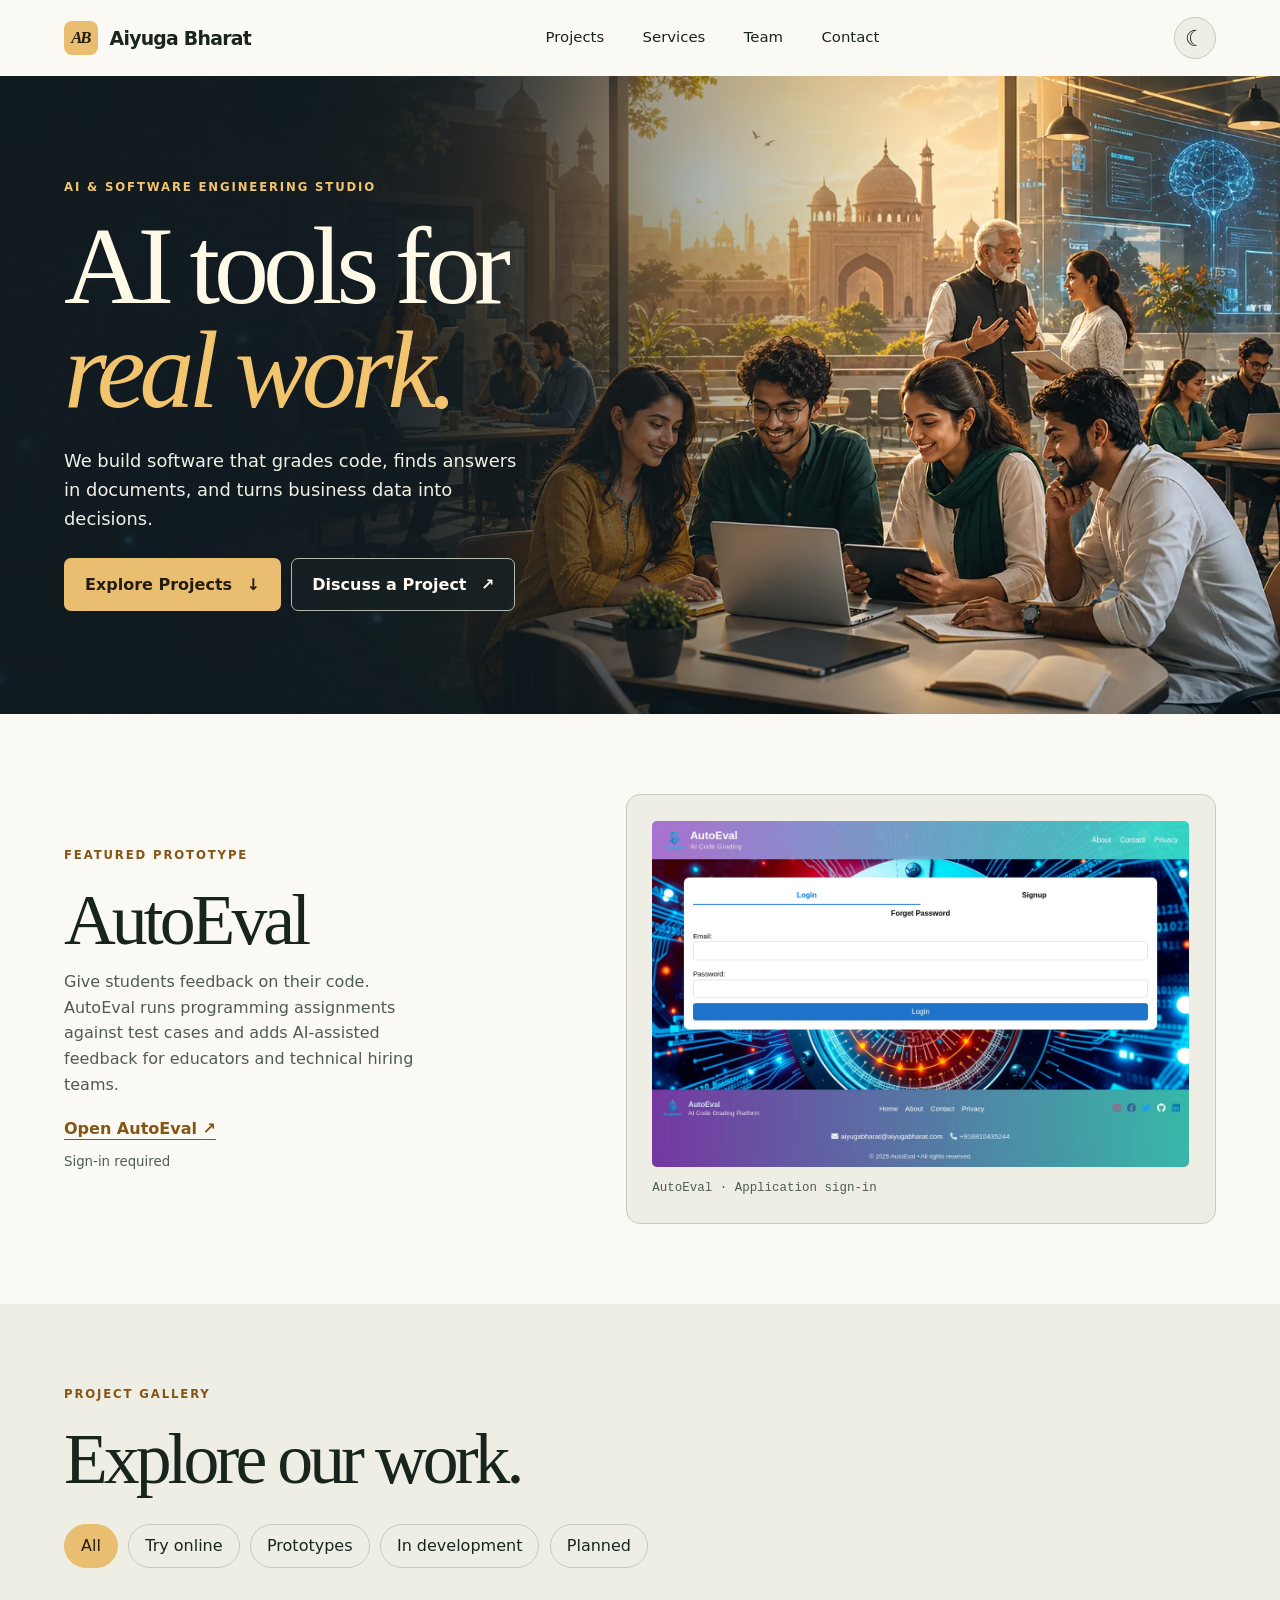
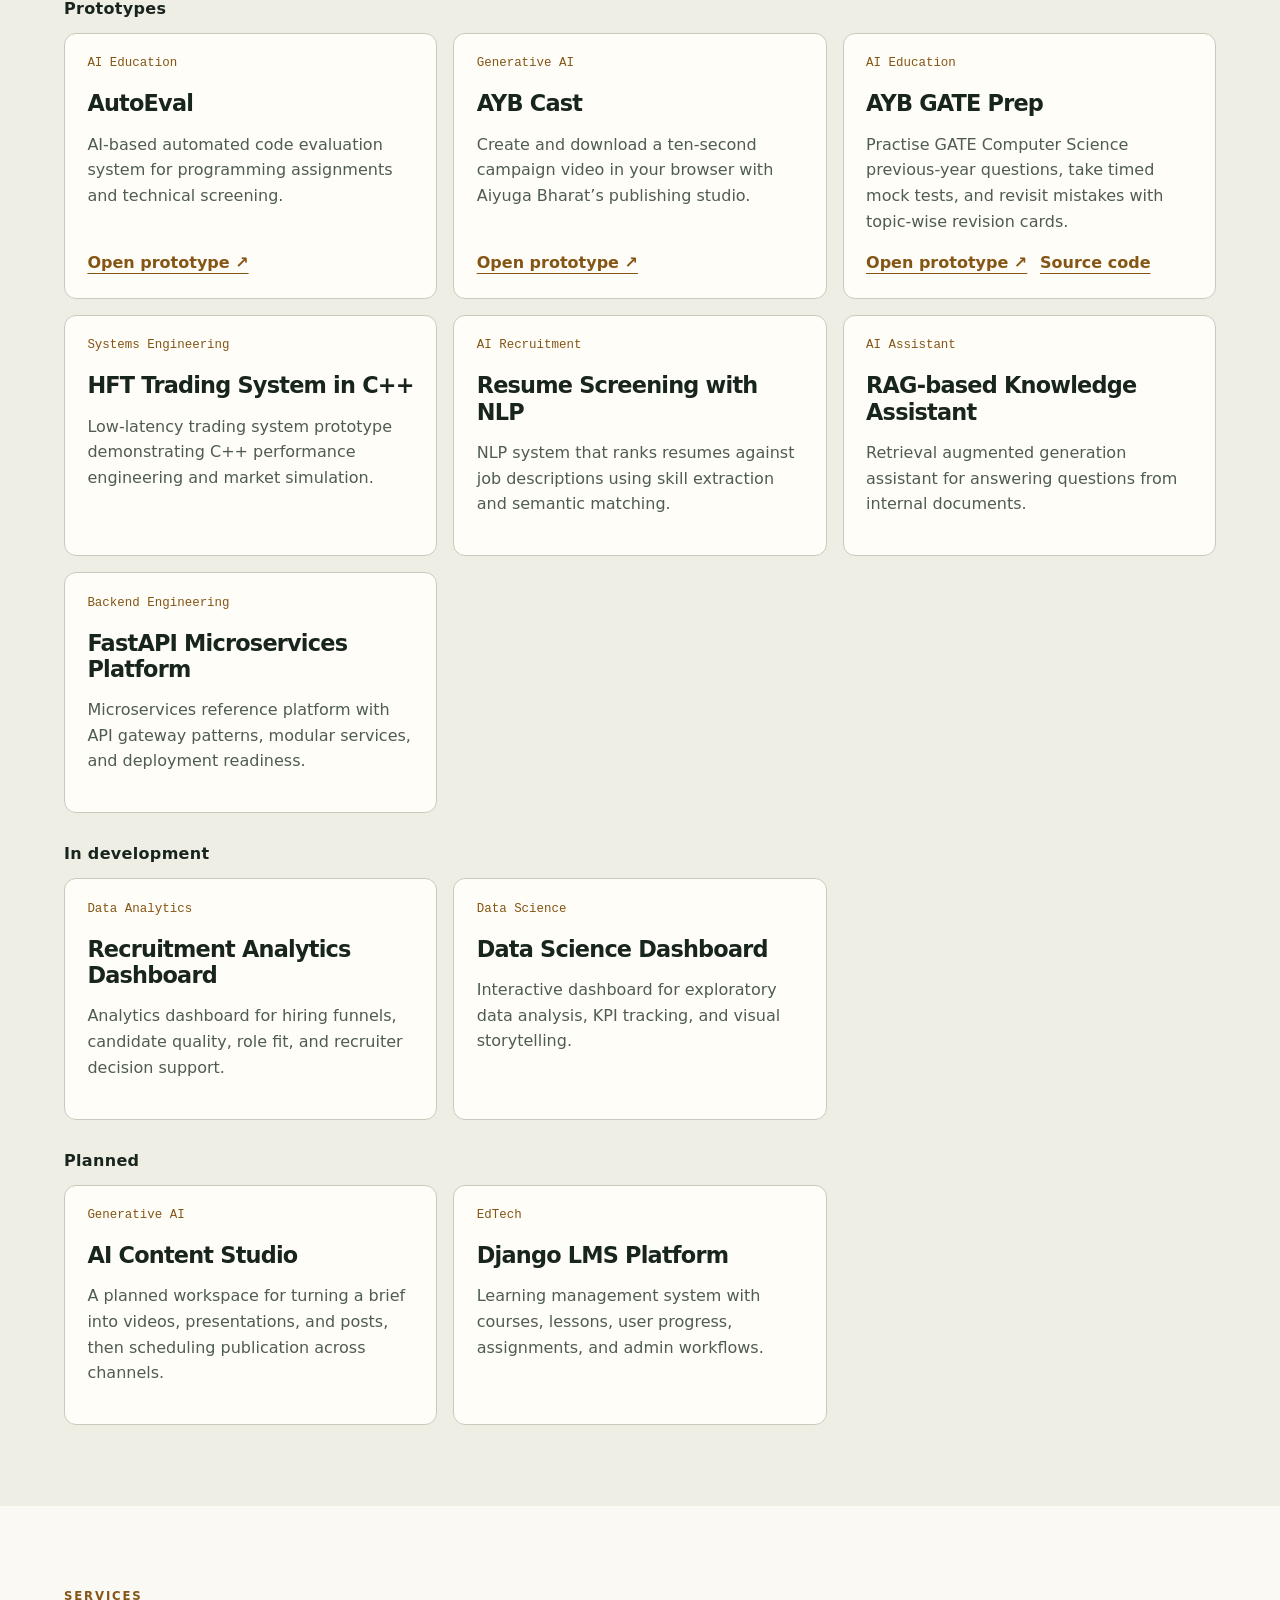
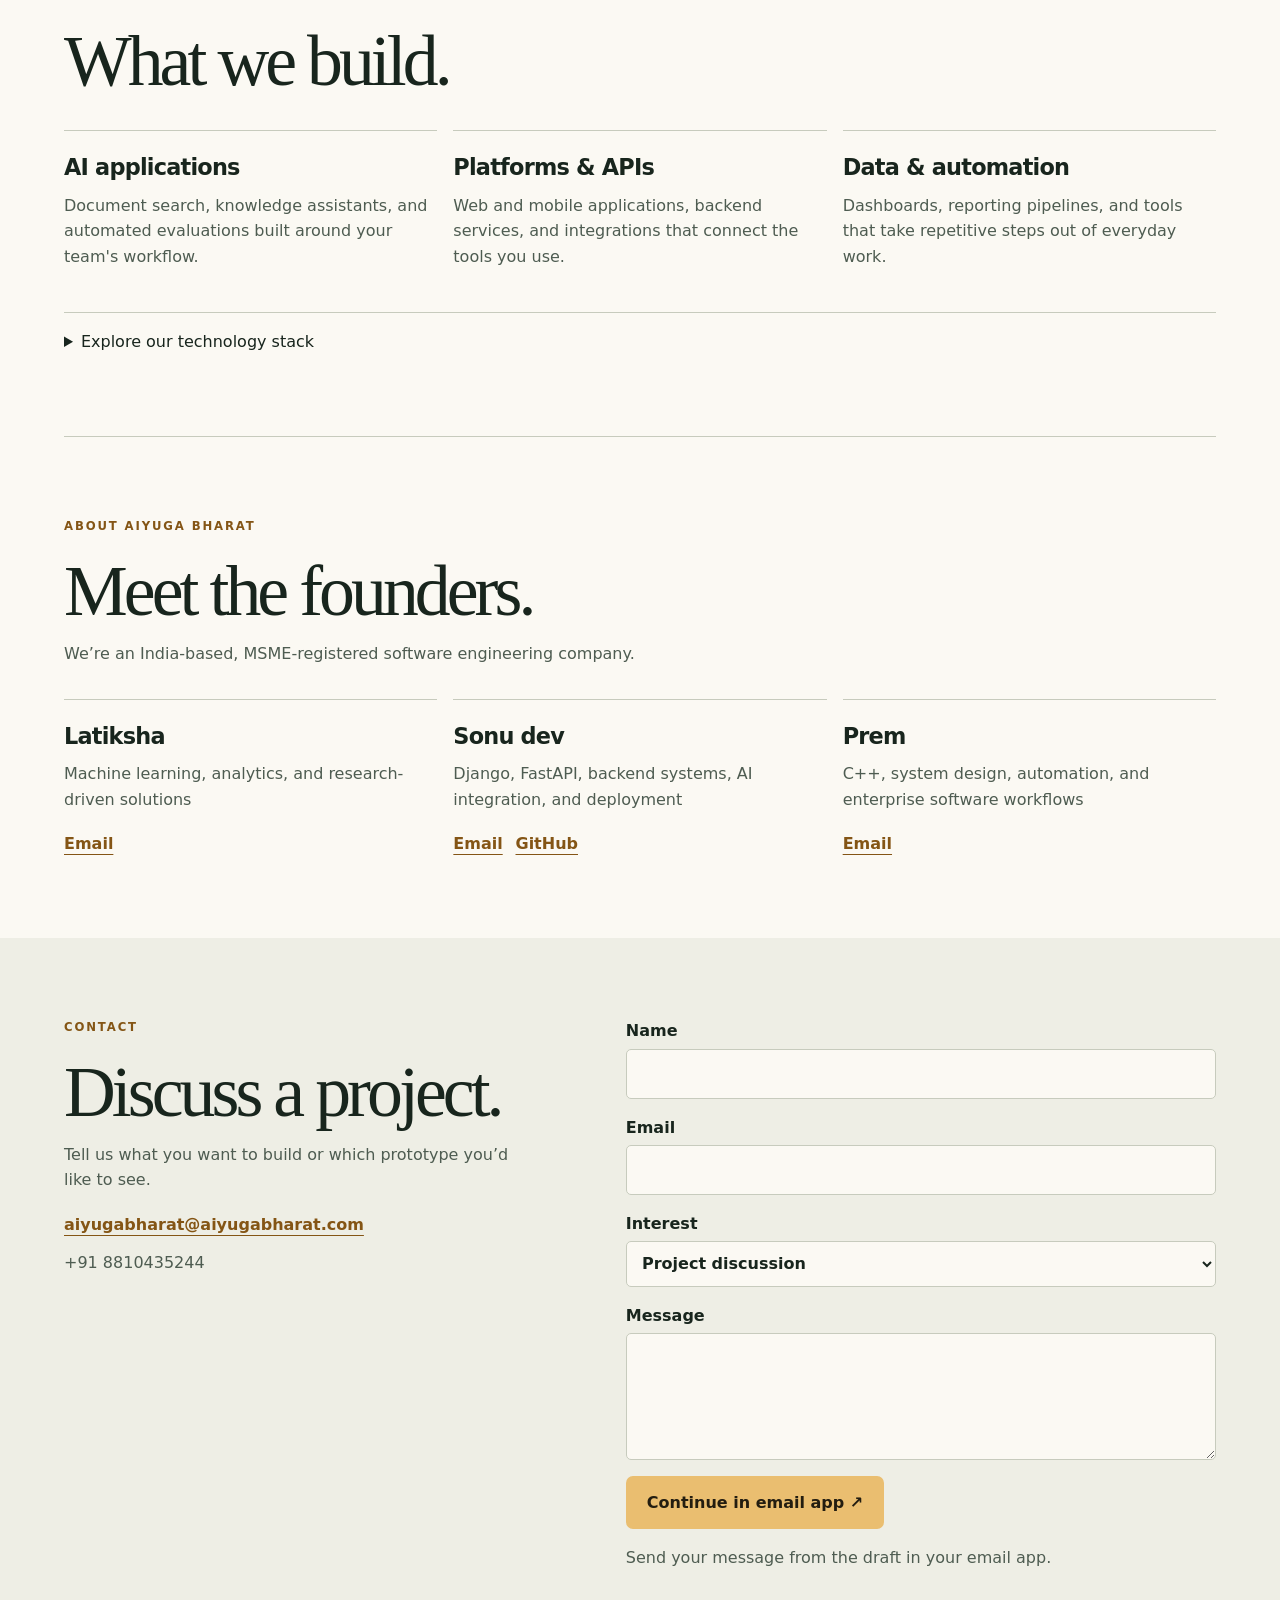
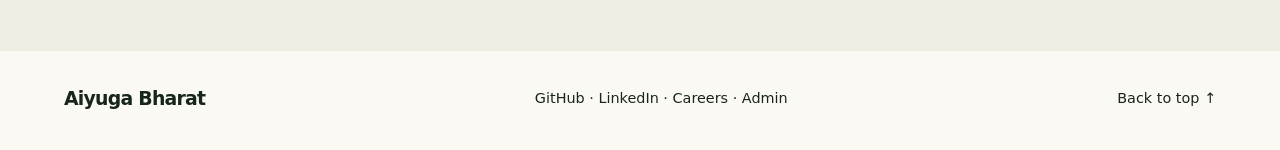
<file: index.html>
<!doctype html>
<html lang="en" data-theme="dark">
<head>
  <meta charset="utf-8">
  <meta name="viewport" content="width=device-width, initial-scale=1">
  <title>Aiyuga Bharat | AI &amp; Software Engineering Company</title>
  <meta name="description" content="Aiyuga Bharat is an AI-driven software engineering company building scalable digital products, backend systems, intelligent platforms, and modern technology solutions.">
  <meta name="keywords" content="Aiyuga Bharat, AI, software engineering, backend development, FastAPI, Django, machine learning, cloud solutions, technology company">
  <meta name="author" content="Aiyuga Bharat">
  <meta property="og:title" content="Aiyuga Bharat | Intelligent Digital Solutions">
  <meta property="og:description" content="Building AI-powered software systems, scalable digital products, and modern engineering solutions.">
  <meta property="og:type" content="website">
  <meta property="og:url" content="https://aiyugabharat.com/">
  <meta property="og:site_name" content="Aiyuga Bharat">
  <meta name="twitter:card" content="summary_large_image">
  <meta name="twitter:title" content="Aiyuga Bharat">
  <meta name="twitter:description" content="AI-powered software engineering and intelligent digital solutions.">
  <link rel="canonical" href="https://aiyugabharat.com/">
  <link rel="stylesheet" href="style.css">
  <script type="application/ld+json">
  {
    "@context": "https://schema.org",
    "@type": "Organization",
    "name": "Aiyuga Bharat",
    "url": "https://aiyugabharat.com/",
    "description": "AI-driven software engineering and digital innovation company.",
    "sameAs": ["https://github.com/sonudev2002/aiyugabharat"]
  }
  </script>
</head>
<body>
<a class="skip" href="#main">Skip to content</a>
<header class="shell mast">
  <a class="brand" href="#home"><b aria-hidden="true">AB</b> Aiyuga Bharat</a>
  <nav aria-label="Main"><a href="#projects">Projects</a><a href="#services">Services</a><a href="#about">Team</a><a href="#contact">Contact</a></nav>
  <button class="theme" type="button" aria-label="Switch to light theme">☼</button>
</header>
<main id="main">
  <section class="hero" id="home">
    <div class="shell"><div class="hero-copy">
      <p class="kicker">AI &amp; software engineering studio</p>
      <h1>AI tools for<br><em>real work.</em></h1>
      <p>We build software that grades code, finds answers in documents, and turns business data into decisions.</p>
      <div class="actions"><a class="button" href="#projects">Explore Projects <span aria-hidden="true">↓</span></a><a class="button ghost" href="#contact">Discuss a Project <span aria-hidden="true">↗</span></a></div>
    </div></div>
  </section>
  <section class="shell section feature" aria-labelledby="feature-title">
    <div class="feature-text"><p class="kicker">Featured prototype</p><h2 id="feature-title">AutoEval</h2>
      <p>Give students feedback on their code. AutoEval runs programming assignments against test cases and adds AI-assisted feedback for educators and technical hiring teams.</p>
      <a class="text-link" href="https://autoeval.aiyugabharat.com/">Open AutoEval <span aria-hidden="true">↗</span></a><small>Sign-in required</small>
    </div>
    <figure><img src="assets/autoeval.webp" width="1180" height="760" alt="AutoEval sign-in screen" loading="lazy"><figcaption>AutoEval · Application sign-in</figcaption></figure>
  </section>
  <section id="projects" class="band"><div class="shell section">
    <p class="kicker">Project gallery</p><h2>Explore our work.</h2>
    <div class="filters" aria-label="Filter projects" role="group" id="filters"></div>
    <p id="results" class="sr" role="status"></p><div id="gallery"></div>
    <noscript>Enable JavaScript to browse the full catalog, or open the featured AutoEval prototype above.</noscript>
  </div></section>
  <section class="shell section" id="services"><p class="kicker">Services</p><h2>What we build.</h2>
    <div class="columns"><article><h3>AI applications</h3><p>Document search, knowledge assistants, and automated evaluations built around your team's workflow.</p></article>
    <article><h3>Platforms &amp; APIs</h3><p>Web and mobile applications, backend services, and integrations that connect the tools you use.</p></article>
    <article><h3>Data &amp; automation</h3><p>Dashboards, reporting pipelines, and tools that take repetitive steps out of everyday work.</p></article></div>
    <details id="technology"><summary>Explore our technology stack</summary><p>Python, C++, JavaScript, Django, FastAPI, Flask, PostgreSQL, Redis, Docker, TensorFlow, PyTorch, and retrieval-augmented generation.</p></details>
  </section>
  <section class="shell section team" id="about"><p class="kicker">About Aiyuga Bharat</p><h2>Meet the founders.</h2><p>We’re an India-based, MSME-registered software engineering company.</p><div class="columns" id="team"></div></section>
  <section class="band" id="contact"><div class="shell section contact"><div><p class="kicker">Contact</p><h2>Discuss a project.</h2><p>Tell us what you want to build or which prototype you’d like to see.</p><a class="text-link" href="mailto:aiyugabharat@aiyugabharat.com">aiyugabharat@aiyugabharat.com</a><p><a href="tel:+918810435244">+91 8810435244</a></p></div>
    <form id="inquiry" hidden><label>Name<input name="name" autocomplete="name" required></label><label>Email<input type="email" name="email" autocomplete="email" required></label>
    <label>Interest<select name="interest"><option>Project discussion</option><option>Demo request</option><option>Partnership</option><option>Career inquiry</option></select></label>
    <label>Message<textarea name="message" rows="4" required></textarea></label><button class="button" type="submit">Continue in email app ↗</button><p id="delivery" role="status">Send your message from the draft in your email app.</p></form>
  </div></section>
</main>
<footer class="shell"><a class="brand" href="#home">Aiyuga Bharat</a><div><a href="https://github.com/sonudev2002/aiyugabharat">GitHub</a> · <a href="https://www.linkedin.com/company/aiyugabharat/">LinkedIn</a> · <a href="mailto:hr@aiyugabharat.com">Careers</a> · <a href="admin.html">Admin</a></div><a href="#home">Back to top ↑</a></footer>
<script src="script.js" defer></script></body></html>
</file>
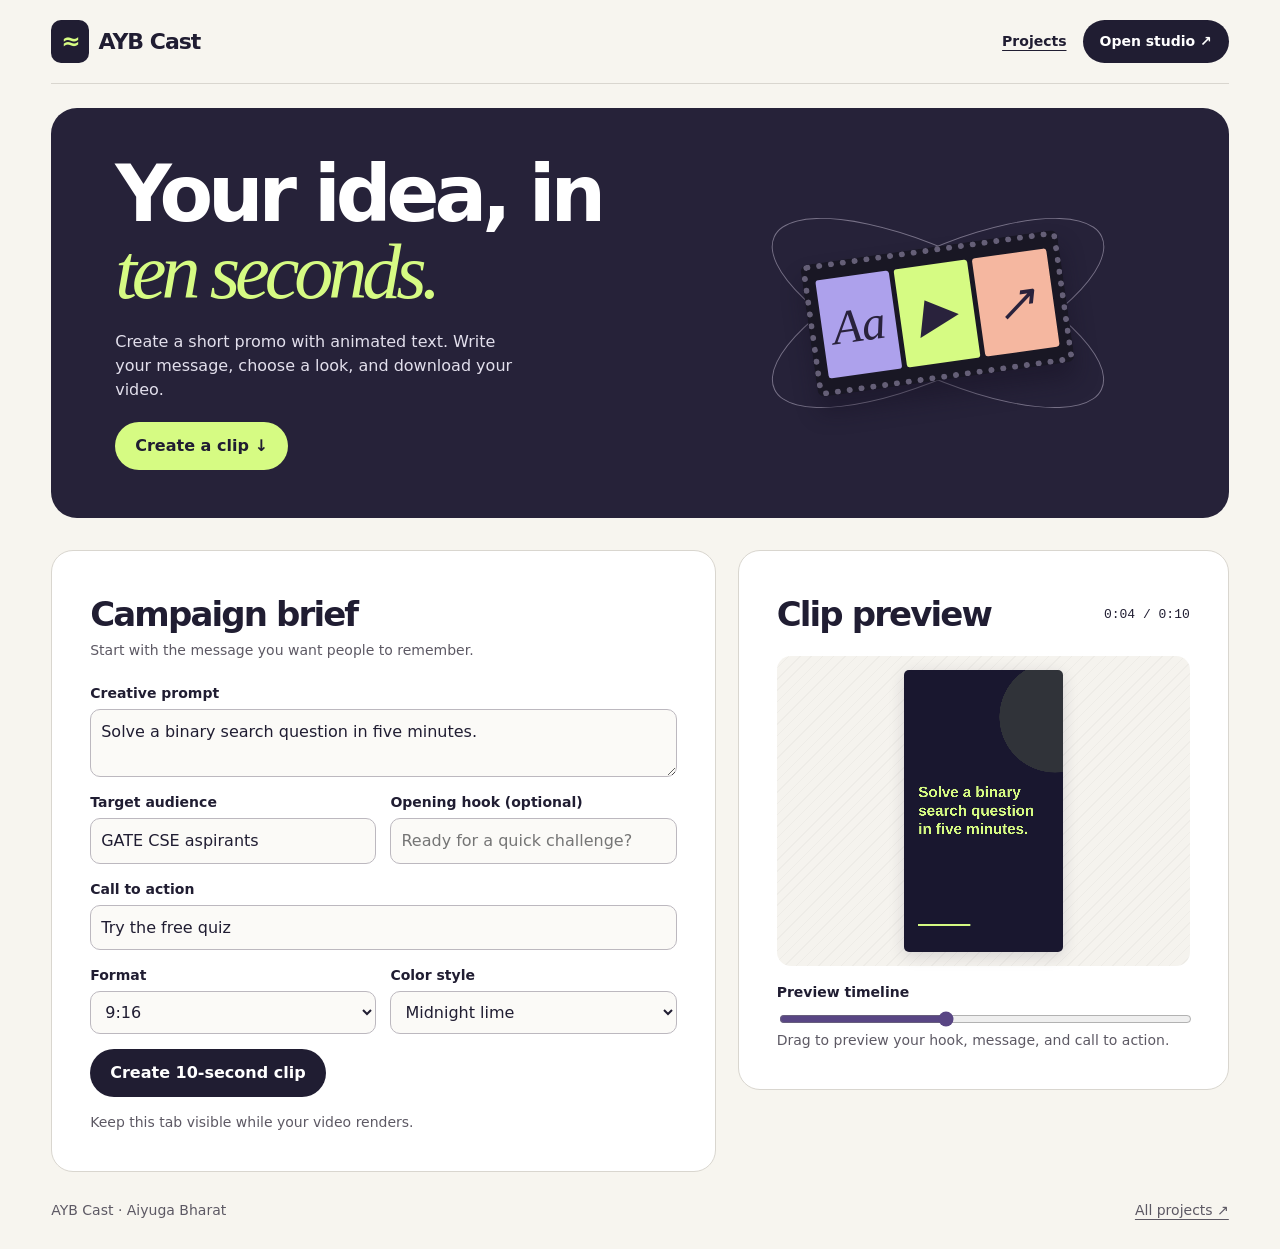
<file: ayb-cast/index.html>
<!doctype html>
<html lang="en">
<head>
<meta charset="utf-8">
<meta name="viewport" content="width=device-width,initial-scale=1">
<meta name="theme-color" content="#201d32">
<title>AYB Cast · Campaign video studio</title>
<style>
* {box-sizing:border-box}
:root {--ink:#201d32;--paper:#f7f5ef;--lime:#d6fb83;--line:#d9d6cf;--muted:#5d5964}
body {margin:0;background:var(--paper);color:var(--ink);font:16px/1.5 "DM Sans",system-ui,sans-serif}
header,main,footer {width:min(1190px,92%);margin:auto}
header,nav,.brand,.sectionhead,.actions,footer {display:flex;align-items:center;gap:16px}
header {justify-content:space-between;padding:20px 0;border-bottom:1px solid var(--line)}
a {color:inherit;text-underline-offset:4px}
.brand {font-size:22px;font-weight:800;text-decoration:none;letter-spacing:-1px;gap:9px}
.mark {background:var(--ink);color:var(--lime);border-radius:10px;padding:4px 10px;font-size:23px}
nav a {font-size:14px;font-weight:650}.studio {background:var(--ink);color:white;padding:11px 17px;border-radius:30px;text-decoration:none}
.hero {padding:48px clamp(22px,5vw,74px);margin:24px 0 32px;background:#262239;color:#fff;border-radius:26px;display:grid;grid-template-columns:1.25fr 1fr;align-items:center;gap:28px;overflow:hidden}
h1,h2,p {margin:0}h1 {font-size:clamp(46px,6.1vw,86px);line-height:.98;letter-spacing:-.065em;font-weight:740;max-width:12ch}
h1 em {font-family:Georgia,serif;color:var(--lime);font-weight:400}
.hero p {color:#e2dfec;max-width:41ch;margin:20px 0}
.cta,button {display:inline-flex;align-items:center;justify-content:center;background:var(--lime);color:var(--ink);font:inherit;font-weight:720;border:0;border-radius:24px;padding:12px 20px;text-decoration:none;cursor:pointer}
.art {display:grid;place-items:center;position:relative;isolation:isolate;min-height:190px}.art:before,.art:after {content:"";position:absolute;border:1px solid #777187;border-radius:50%;width:min(100%,360px);height:64%;transform:rotate(-25deg);z-index:-1}.art:after {transform:rotate(25deg)}
.film {display:flex;align-items:center;gap:5px;transform:rotate(-8deg);background:#191724;border:6px dotted #655f77;padding:11px 7px;border-radius:7px;box-shadow:0 16px 22px #13102166}
.frame {display:grid;place-items:center;width:clamp(58px,5.8vw,84px);aspect-ratio:3/4;background:#ada1ec;color:#29223c;font:italic 48px Georgia;border-radius:3px}
.frame:nth-child(2){background:var(--lime)}.frame:nth-child(3){background:#f5b7a0}
.workspace {display:grid;grid-template-columns:minmax(0,1.15fr) minmax(0,.85fr);gap:22px;align-items:start}
.panel {background:#fff;border:1px solid var(--line);border-radius:22px;padding:clamp(20px,3vw,38px)}
h2 {font-size:clamp(24px,3vw,34px);letter-spacing:-.055em}.panel>p,.hint {color:var(--muted);font-size:14px}
form {display:grid;gap:15px;margin-top:22px}.pair {display:grid;grid-template-columns:1fr 1fr;gap:14px}
label {display:grid;gap:5px;font-weight:650;font-size:14px}
input,textarea,select {width:100%;min-width:0;line-height:1.45;font-family:inherit;font-size:16px;background:#fbfaf7;color:var(--ink);border:1px solid #bcb8bf;border-radius:10px;padding:10px}
textarea {resize:vertical}button {background:var(--ink);color:white}button:disabled {opacity:.6;cursor:wait}
a:focus-visible,button:focus-visible,input:focus-visible,textarea:focus-visible,select:focus-visible {outline:3px solid #7860c4;outline-offset:3px}
.sectionhead {justify-content:space-between;margin-bottom:16px}.time {font:13px monospace;white-space:nowrap}
.stage {display:grid;place-items:center;height:310px;border-radius:14px;background:repeating-linear-gradient(135deg,#eeece7 0 1px,#f5f3ee 1px 8px);padding:14px}
canvas {max-width:100%;max-height:100%;width:auto;height:auto;min-height:0;min-width:0;border-radius:5px;box-shadow:0 4px 16px #211d3326}
.scrub {margin-top:16px}.scrub input {padding:0;accent-color:#594684}video {width:100%;max-height:360px;background:#161420;border-radius:12px}
#clipMessage:not(:empty),#clipOutput {margin-top:14px}footer {justify-content:space-between;padding:28px 0;color:var(--muted);font-size:14px}
@media(max-width:740px){.workspace {grid-template-columns:1fr}.hero {padding:28px;grid-template-columns:1fr}.art {display:none}.hero h1 {max-width:14ch}nav .projects {display:none}.pair {grid-template-columns:1fr}.stage {height:260px}header {padding:14px 0}.studio {padding:10px 12px}}
</style></head>
<body><header><a class="brand" href="./"><span class="mark" aria-hidden="true">≈</span> AYB Cast</a><nav aria-label="Main"><a class="projects" href="/#projects">Projects</a><a class="studio" href="https://cast.aiyugabharat.com">Open studio ↗</a></nav></header>
<main><section class="hero"><div><h1>Your idea, in <em>ten seconds.</em></h1><p>Create a short promo with animated text. Write your message, choose a look, and download your video.</p><a class="cta" href="#composer">Create a clip ↓</a></div><div class="art" aria-hidden="true"><div class="film"><span class="frame">Aa</span><span class="frame">▶</span><span class="frame">↗</span></div></div></section>
<div class="workspace"><section class="panel" id="composer"><h2>Campaign brief</h2><p>Start with the message you want people to remember.</p>
<form id="clipForm"><label>Creative prompt<textarea required id="idea" maxlength="900" rows="2">Solve a binary search question in five minutes.</textarea></label>
<div class="pair"><label>Target audience<input required id="audience" maxlength="120" value="GATE CSE aspirants"></label><label>Opening hook (optional)<input id="hook" maxlength="90" placeholder="Ready for a quick challenge?"></label></div>
<label>Call to action<input required id="cta" maxlength="90" value="Try the free quiz"></label>
<div class="pair"><label>Format<select id="ratio"><option>9:16</option><option>16:9</option><option>1:1</option></select></label><label>Color style<select id="palette"><option>Midnight lime</option><option>Ocean blue</option><option>Plum rose</option></select></label></div>
<div class="actions"><button id="createClip">Create 10-second clip</button></div><p class="hint">Keep this tab visible while your video renders.</p></form>
<p id="clipMessage" role="status"></p><div id="clipOutput" hidden><video controls playsinline id="clipPlayer"></video><a id="downloadClip" download>Download video ↓</a></div></section>
<section class="panel"><div class="sectionhead"><h2>Clip preview</h2><output class="time" id="time" for="position">0:04 / 0:10</output></div><div class="stage"><canvas id="preview" aria-label="Preview of your animated text card"></canvas></div><label class="scrub">Preview timeline<input id="position" type="range" min="0" max="10" step=".1" value="4"></label><p class="hint">Drag to preview your hook, message, and call to action.</p></section></div></main>
<footer><span>AYB Cast · Aiyuga Bharat</span><a href="/#projects">All projects ↗</a></footer>
<script src="./demo.js"></script>
<script>
function refreshPreview() {
  const brief = Object.fromEntries(['idea','hook','audience','cta','palette','ratio'].map(id => [id, document.getElementById(id).value.trim()]));
  const canvas = document.getElementById('preview');
  [canvas.width, canvas.height] = brief.ratio === '9:16' ? [720,1280] : brief.ratio === '16:9' ? [1280,720] : [720,720];
  const seconds = Number(document.getElementById('position').value);
  drawCard(canvas.getContext('2d'), canvas.width, canvas.height, brief, seconds);
  document.getElementById('time').textContent = '0:' + String(Math.floor(seconds)).padStart(2,'0') + ' / 0:10';
}
document.getElementById('clipForm').addEventListener('input', refreshPreview);
document.getElementById('position').addEventListener('input', refreshPreview);
refreshPreview();
</script></body></html>
</file>
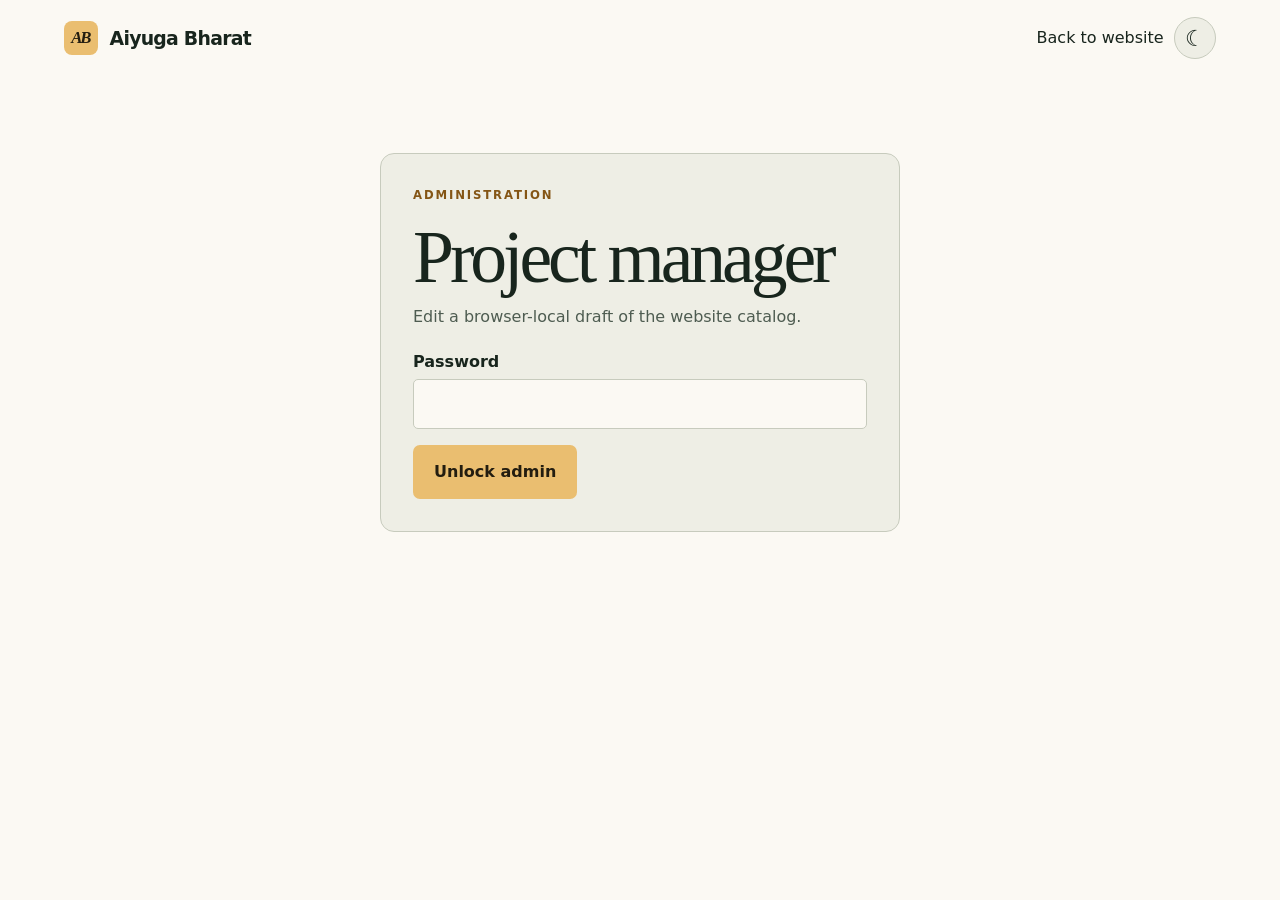
<file: admin.html>
<!doctype html>
<html lang="en" data-theme="dark"><head><meta charset="utf-8"><meta name="viewport" content="width=device-width,initial-scale=1"><meta name="robots" content="noindex"><title>Aiyuga Bharat Admin | Project Manager</title><link rel="stylesheet" href="style.css"><link rel="stylesheet" href="admin.css"></head><body>
<header class="mast shell"><a class="brand" href="index.html"><b>AB</b> Aiyuga Bharat</a><div class="actions"><a href="index.html">Back to website</a><button class="theme" aria-label="Switch theme">☼</button></div></header>
<main class="shell">
<section id="login" class="panel login"><p class="kicker">Administration</p><h1>Project manager</h1><p>Edit a browser-local draft of the website catalog.</p><form id="unlock"><label>Password<input type="password" autocomplete="current-password" required></label><button class="button">Unlock admin</button></form></section>
<p id="notice" role="status"></p>
<section id="workspace" hidden><div class="toolbar"><div><p class="kicker">Administration</p><h1>Project catalog</h1></div><button id="lock">Lock workspace</button></div>
<p>Changes are saved in this browser. To publish, export the catalog and update the website’s projects.json file.</p>
<div class="actions"><button id="add" class="button">Add project</button><button id="export">Export JSON</button><button id="import">Import JSON</button><input id="file" type="file" accept=".json,application/json" hidden></div>
<section id="editor" hidden class="panel"><h2 id="editor-title">Add project</h2><form id="project"><div class="fields">
        <label>Name<input name="name" required></label>
        <label>Description<textarea name="description" required></textarea></label>
        <label>Category<input name="category" required></label>
        <label>Status<input name="status" list="stages" required></label>
</div><datalist id="stages"></datalist>
<details><summary>Project details and links</summary><div class="fields">
        <label>Objective<textarea name="objective"></textarea></label>
        <label>Technologies<input name="technologies" placeholder="Python, Django, PostgreSQL"></label>
        <label>Experience Level<input name="experienceLevel"></label>
        <label>Engineering Complexity<input name="engineeringComplexity"></label>
        <label>Business Objective<textarea name="businessObjective"></textarea></label>
        <label>Real-World Impact<textarea name="realWorldImpact"></textarea></label>
        <label>Skills Demonstrated<input name="skillsDemonstrated"></label>
        <label>Demo URL<input name="demoUrl" type="url"></label>
        <label>GitHub URL<input name="githubUrl" type="url"></label>
        <label>YouTube URL<input name="youtubeUrl" type="url"></label>
        <label>Case study URL<input name="caseStudyUrl" type="url"></label>
        <label>Tags<input name="tags"></label>
</div></details><div class="actions"><button class="button">Save project</button><button type="button" id="cancel">Cancel</button></div></form></section>
<div class="filters"><label>Search projects<input id="search" type="search" placeholder="Name, category or technology"></label><label>Status<select id="filter"></select></label></div>
<p id="count" role="status"></p><div id="list"></div></section></main><script src="admin.js"></script></body></html>
</file>
<file: style.css>
:root {
  color-scheme:dark;
  --bg:#101714; --panel:#18221e; --card:#202b25; --ink:#f5f1e6; --muted:#b8c4ba;
  --line:#39443b; --accent:#f3c46e; --solid:#f3c46e; --button-ink:#231d10;
}
:root[data-theme="light"] {
  color-scheme:light;
  --bg:#fbf9f3; --panel:#eeeee5; --card:#fffdf7; --ink:#18251d; --muted:#4e5c51;
  --line:#c7cbbd; --accent:#845515; --solid:#eabe70;
}
* {box-sizing:border-box}
html {scroll-behavior:smooth;scroll-padding-top:1.5rem}
body {margin:0;background:var(--bg);color:var(--ink);font:1rem/1.6 Inter,system-ui,sans-serif}
a {color:inherit;text-decoration:none}
a:hover,summary:hover {text-decoration:underline;text-underline-offset:.25em}
button,input,select,textarea {font:inherit}
button,summary {cursor:pointer}
:focus-visible {outline:3px solid var(--accent);outline-offset:3px}
.shell {width:min(1160px,90%);margin-inline:auto}
.mast,nav,.brand,.actions,footer,.filters {display:flex;align-items:center}
.mast {min-height:76px;gap:2rem;justify-content:space-between}
.brand {gap:.7rem;font-weight:720;letter-spacing:-.04em;font-size:1.18rem}
.brand b {display:grid;place-items:center;width:2.15rem;height:2.15rem;background:var(--solid);color:var(--button-ink);border-radius:8px;font:italic bold 1.05rem Georgia,serif;letter-spacing:-.13em;padding-right:.12em}
nav {gap:clamp(1rem,3vw,2.5rem);font-size:.93rem}
nav a {padding:.55rem 0}
.theme {border:1px solid var(--line);border-radius:50%;width:42px;height:42px;background:var(--panel);color:var(--ink);font-size:1.4rem;line-height:1}
.hero {color:#fff9e8;background:#101c21 linear-gradient(90deg,#0e191ef2 5%,#101b20db 34%,#101b2044 61%,transparent 100%);position:relative;isolation:isolate;overflow:hidden}
.hero::before {content:"";position:absolute;inset:0;z-index:-1;background:linear-gradient(90deg,#101a1fed,#101a1fa8 38%,transparent 72%),url("assets/studio.webp") center 55%/cover no-repeat}
.hero-copy {padding:clamp(4rem,8vw,8rem) 0;max-width:555px}
.kicker {margin:0 0 1.15rem;color:var(--accent);font-weight:720;font-size:.73rem;letter-spacing:.16em;text-transform:uppercase}
.hero .kicker,.hero em {color:#f3c46e}
h1,h2 {font:500 clamp(2.55rem,5.6vw,5rem)/1.04 Georgia,serif;letter-spacing:-.055em;margin:0;text-wrap:balance}
h1 {font-size:clamp(4.5rem,8.6vw,8.2rem);line-height:.94}
h3 {line-height:1.17;letter-spacing:-.035em;font-size:1.4rem;margin:.45rem 0}
p {color:var(--muted);margin:.75rem 0 1.2rem}
.hero-copy>p:not(.kicker) {max-width:460px;font-size:1.12rem;color:#f1f0e7;margin:1.55rem 0}
.actions,.filters {flex-wrap:wrap;gap:.65rem}
.button {display:inline-flex;gap:.9em;align-items:center;justify-content:center;background:var(--solid);color:var(--button-ink);padding:.8rem 1.25rem;border:1px solid transparent;border-radius:7px;font-weight:680;transition:transform .18s}
.button:hover {transform:translateY(-2px);text-decoration:none}
.ghost {color:#fff9ef;background:#182124c9;border-color:#b4b9b1}
.section {padding-block:clamp(3.3rem,6.3vw,6.5rem)}
.feature,.contact {display:grid;grid-template-columns:1fr 1.25fr;align-items:center;gap:clamp(2rem,7vw,7rem)}
.feature-text p:not(.kicker) {max-width:37ch}
.text-link {color:var(--accent);font-weight:650;text-decoration:underline;text-underline-offset:.3em}
small {display:block;color:var(--muted);margin-top:.55rem}
figure {margin:0;padding:clamp(.85rem,2vw,1.75rem);background:var(--panel);border:1px solid var(--line);border-radius:14px}
figure img {width:100%;height:auto;display:block;border-radius:5px}
figcaption {font: .78rem/1.4 ui-monospace,monospace;color:var(--muted);padding-top:.8rem}
.band {background:var(--panel)}
.filters {margin:1.7rem 0 2rem}
.filters button {color:var(--ink);background:transparent;border:1px solid var(--line);border-radius:2rem;padding:.52rem 1rem}
.filters button[aria-pressed="true"] {color:var(--button-ink);background:var(--solid);border-color:var(--solid)}
.group {margin-top:2rem}
.group>h3 {font-size:1rem;letter-spacing:.02em;margin:0 0 .9rem}
.cards,.columns {display:grid;grid-template-columns:repeat(3,minmax(0,1fr));gap:1rem}
.card {background:var(--card);border:1px solid var(--line);padding:1.4rem;border-radius:12px;display:flex;flex-direction:column;align-items:flex-start}
.card .category {font: .78rem ui-monospace,monospace;color:var(--accent);margin:0 0 .8rem}
.card p {margin:.5rem 0 1rem}
.card .links {margin-top:auto}
.links a {margin-right:.8rem}
.columns {margin-top:2rem}
.columns article,details,.team {border-top:1px solid var(--line)}
.columns article,details {padding-top:1rem}
details {margin-top:1.5rem}
.contact {align-items:start}
form {display:grid;gap:1rem}
[hidden] {display:none!important}
label {display:grid;gap:.3rem;font-weight:600}
input,select,textarea {background:var(--bg);color:var(--ink);border:1px solid var(--line);padding:.7rem;border-radius:5px;min-width:0;width:100%}
textarea {resize:vertical}
form .button {justify-self:start}
#delivery {margin:0}
footer {justify-content:space-between;gap:1rem;flex-wrap:wrap;padding-block:2rem;font-size:.9rem}
.sr,.skip:not(:focus) {position:absolute;width:1px;height:1px;clip-path:inset(50%);overflow:hidden}
.skip:focus {position:absolute;z-index:5;background:var(--bg);padding:.8rem}
@media(max-width:760px){
  .mast {gap:.5rem;flex-wrap:wrap;padding-block:.65rem}.mast nav {order:3;width:100%;justify-content:space-between}
  .hero::before {background:linear-gradient(90deg,#101a1fee,#101a1fac 64%,#101a1f65),url("assets/studio.webp") 64% center/cover}
  .feature,.contact {grid-template-columns:1fr;gap:1.6rem}.cards,.columns {grid-template-columns:1fr}
  .hero-copy {padding-block:3.4rem}.hero-copy>p:not(.kicker) {max-width:32ch}
}
@media(prefers-reduced-motion:reduce){html{scroll-behavior:auto}.button{transition:none}.button:hover{transform:none}}
.card h4 {font-size:1.4rem;line-height:1.17;letter-spacing:-.035em;margin:.45rem 0}
</file>
<file: admin.css>
main {padding-block:2rem 5rem}
h1 {font-size:clamp(2.7rem,6vw,4.6rem)}
h2 {font-size:2rem;margin-bottom:1.4rem}
.panel,.row {border:1px solid var(--line);background:var(--panel);border-radius:14px;padding:clamp(1rem,3vw,2rem)}
.login {max-width:520px;margin:5vh auto 0}
button:not(.theme):not(.button) {color:var(--ink);background:var(--card);border:1px solid var(--line);padding:.65rem 1rem;border-radius:7px}
button:hover {border-color:var(--accent)}
.toolbar,.row {display:flex;align-items:center;justify-content:space-between;gap:1rem}
.fields,.filters {display:grid;grid-template-columns:repeat(2,minmax(0,1fr));gap:1rem}
.fields {margin-block:1rem}
.filters {grid-template-columns:2fr 1fr;margin-bottom:.5rem}
#editor {margin-top:2rem}
#list {display:grid;gap:.7rem}
.row {padding:1rem 1.3rem}
.row h3,.row p {margin:0;overflow-wrap:anywhere}
.row p {font-size:.9rem}
#notice {color:var(--accent)}
@media(max-width:600px){.fields,.filters{grid-template-columns:1fr}.row,.toolbar{align-items:flex-start;flex-direction:column}}
</file>
